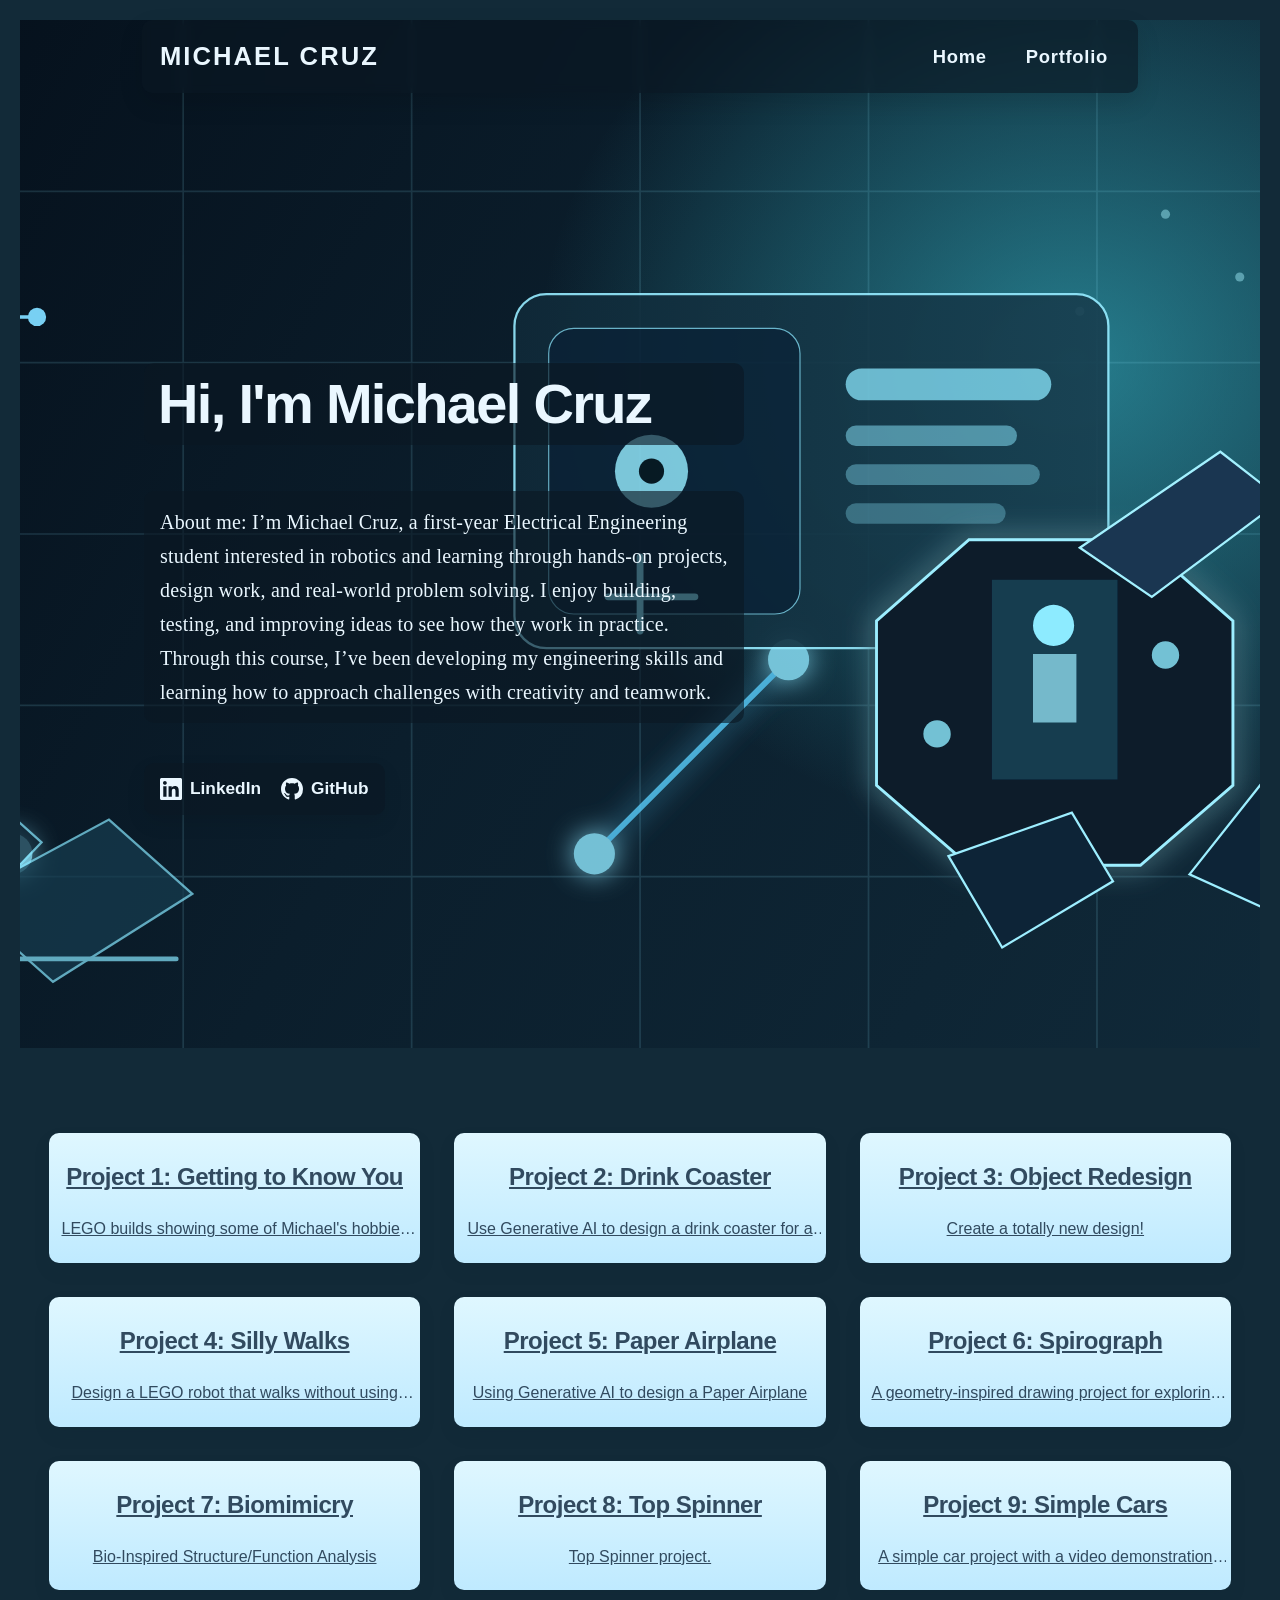
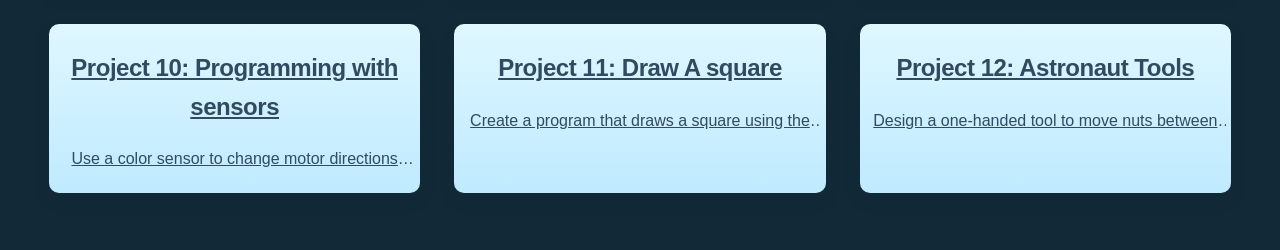
<file: index.html>
<!DOCTYPE html>
<html lang="en">
<head>
    <title>Michael Cruz - Portfolio</title>

    <!-- Recommended meta tags -->
    <meta charset="UTF-8">
    <meta name="viewport" content="width=device-width,initial-scale=1.0">
    <meta name="description" content="Michael Cruz's engineering portfolio: activities and projects from an intro-to-engineering course.">

    <!-- Stylesheet (CSS) -->
    <link rel="stylesheet" href="./index.css">
</head>
<body>

    <!-- Header and Navigation Section -->
    <header class="header">
        <a class="name">Michael Cruz</a>
        <nav class="navbar">
            <a href="#">Home</a>
            <a href="#portfolio">Portfolio</a>
        </nav>
    </header>

    <!-- Introduction Section -->
    <section class="home" style="background:url(./images/header-robotics.svg) no-repeat; background-size: cover; background-position: center;">
        <div class="home-content">
            <h1>Hi, I'm Michael Cruz</h1>
            <p>About me: I’m Michael Cruz, a first-year Electrical Engineering student interested in robotics and learning through hands-on projects, design work, and real-world problem solving. I enjoy building, testing, and improving ideas to see how they work in practice. Through this course, I’ve been developing my engineering skills and learning how to approach challenges with creativity and teamwork.</p>

            <!-- Replace these hrefs with your own LinkedIn/GitHub URLs -->
            <div class="socials">
                <a href="https://www.linkedin.com/in/michael-cruz-031839408/" target="_blank" rel="noopener" class="social-link">
                    <svg viewBox="0 0 24 24" aria-hidden="true"><path d="M20.447 20.452h-3.554v-5.569c0-1.328-.027-3.037-1.852-3.037-1.853 0-2.136 1.446-2.136 2.939v5.667H9.351V9h3.414v1.561h.046c.477-.9 1.637-1.85 3.37-1.85 3.601 0 4.267 2.37 4.267 5.455v6.286zM5.337 7.433c-1.144 0-2.063-.926-2.063-2.065 0-1.138.92-2.063 2.063-2.063 1.14 0 2.064.925 2.064 2.063 0 1.139-.925 2.065-2.064 2.065zm1.782 13.019H3.555V9h3.564v11.452zM22.225 0H1.771C.792 0 0 .774 0 1.729v20.542C0 23.227.792 24 1.771 24h20.451C23.2 24 24 23.227 24 22.271V1.729C24 .774 23.2 0 22.222 0h.003z"/></svg>
                    <span>LinkedIn</span>
                </a>
                <a href="https://github.com/mscl741" target="_blank" rel="noopener" class="social-link">
                    <svg viewBox="0 0 24 24" aria-hidden="true"><path d="M12 0C5.37 0 0 5.37 0 12c0 5.31 3.435 9.795 8.205 11.385.6.105.825-.255.825-.57 0-.285-.015-1.23-.015-2.235-3.015.555-3.795-.735-4.035-1.41-.135-.345-.72-1.41-1.23-1.695-.42-.225-1.02-.78-.015-.795.945-.015 1.62.87 1.845 1.23 1.08 1.815 2.805 1.305 3.495.99.105-.78.42-1.305.765-1.605-2.67-.3-5.46-1.335-5.46-5.925 0-1.305.465-2.385 1.23-3.225-.12-.3-.54-1.53.12-3.18 0 0 1.005-.315 3.3 1.23.96-.27 1.98-.405 3-.405s2.04.135 3 .405c2.295-1.56 3.3-1.23 3.3-1.23.66 1.65.24 2.88.12 3.18.765.84 1.23 1.905 1.23 3.225 0 4.605-2.805 5.625-5.475 5.925.435.375.81 1.095.81 2.22 0 1.605-.015 2.895-.015 3.3 0 .315.225.69.825.57A12.02 12.02 0 0024 12c0-6.63-5.37-12-12-12z"/></svg>
                    <span>GitHub</span>
                </a>
            </div>
        </div>
    </section>

    <!-- Portfolio Section -->
    <a name="portfolio"></a>
    <section class="portfolio">

        <!-- PROJECT -->
        <article class="project-card">
            <a href="./project01.html" class="project-link">
                <h2 class="project-title">Project 1: Getting to Know You</h2>
                <p class="project-desc">LEGO builds showing some of Michael's hobbies and interests.</p>
            </a>
        </article>

        <!-- PROJECT -->
        <article class="project-card">
            <a href="./activity01.html" class="project-link">
                <h2 class="project-title">Project 2: Drink Coaster</h2>
                <p class="project-desc">Use Generative AI to design a drink coaster for a client.</p>
            </a>
        </article>

        <!-- PROJECT -->
        <article class="project-card">
            <a href="./activity02.html" class="project-link">
                <h2 class="project-title">Project 3: Object Redesign</h2>
                <p class="project-desc">Create a totally new design!</p>
            </a>
        </article>

        <!-- PROJECT -->
        <article class="project-card">
            <a href="./project02.html" class="project-link">
                <h2 class="project-title">Project 4: Silly Walks</h2>
                <p class="project-desc">Design a LEGO robot that walks without using wheels.</p>
            </a>
        </article>

        <!-- PROJECT -->
        <article class="project-card">
            <a href="./activity03.html" class="project-link">
                <h2 class="project-title">Project 5: Paper Airplane</h2>
                <p class="project-desc">Using Generative AI to design a Paper Airplane</p>
            </a>
        </article>

        <!-- PROJECT -->
        <article class="project-card">
            <a href="./project05.html" class="project-link">
                <h2 class="project-title">Project 6: Spirograph</h2>
                <p class="project-desc">A geometry-inspired drawing project for exploring motion and patterns.</p>
            </a>
        </article>

        <!-- PROJECT -->
        <article class="project-card">
            <a href="./project03.html" class="project-link">
                <h2 class="project-title">Project 7: Biomimicry</h2>
                <p class="project-desc">Bio-Inspired Structure/Function Analysis</p>
            </a>
        </article>

        <!-- PROJECT -->
        <article class="project-card">
            <a href="./project04.html" class="project-link">
                <h2 class="project-title">Project 8: Top Spinner</h2>
                <p class="project-desc">Top Spinner project.</p>
            </a>
        </article>

        <!-- PROJECT -->
        <article class="project-card">
            <a href="./project07.html" class="project-link">
                <h2 class="project-title">Project 9: Simple Cars</h2>
                <p class="project-desc">A simple car project with a video demonstration and project instructions.</p>
            </a>
        </article>

        <!-- PROJECT -->
        <article class="project-card">
            <a href="./project06.html" class="project-link">
                <h2 class="project-title">Project 10: Programming with sensors</h2>
                <p class="project-desc">Use a color sensor to change motor directions based on detected colors.</p>
            </a>
        </article>

        <!-- PROJECT -->
        <article class="project-card">
            <a href="./project08.html" class="project-link">
                <h2 class="project-title">Project 11: Draw A square</h2>
                <p class="project-desc">Create a program that draws a square using the LEGO SPIKE Prime kit.</p>
            </a>
        </article>

        <!-- PROJECT -->
        <article class="project-card">
            <a href="./project09.html" class="project-link">
                <h2 class="project-title">Project 12: Astronaut Tools</h2>
                <p class="project-desc">Design a one-handed tool to move nuts between bolts during an EVA.</p>
            </a>
        </article>

    </section>
    
</body>
</html>
</file>
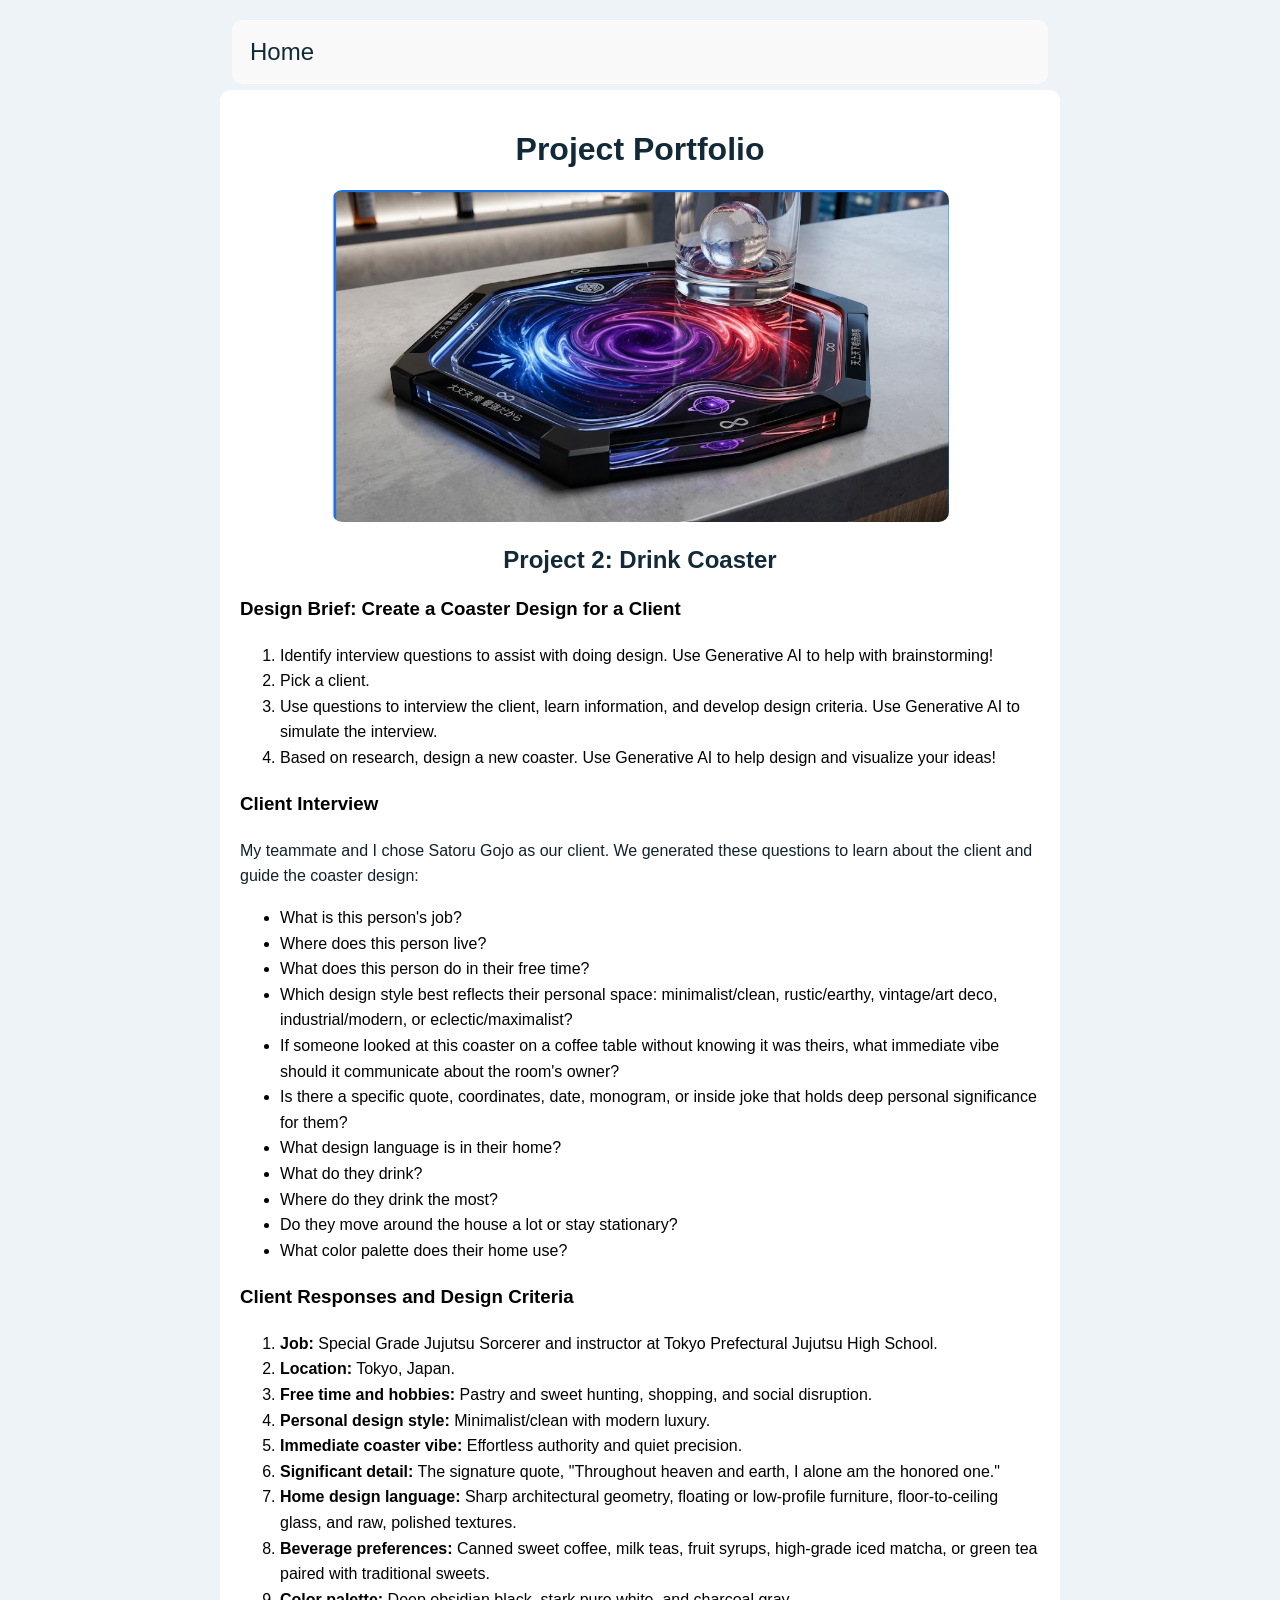
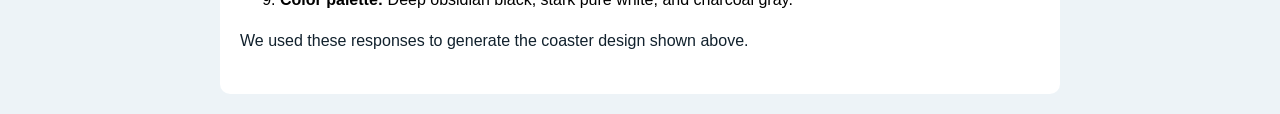
<file: activity01.html>
<!DOCTYPE html>
<html lang="en">
<head>
    <title>Project 2: Drink Coaster</title>
    <link rel="stylesheet" href="./project.css">
</head>
<body>

    <!-- Header and Navigation Section -->
    <header class="header">
        <nav class="navbar">
            <a href="./index.html" class="active">Home</a>
        </nav>
    </header>

    <!-- Project Information -->
    <div class="proj-container">

        <h1 class='proj-header'>Project Portfolio</h1>

        <div class="proj-img-container">
            <img src="./images/Coaster_Design.png" alt="Coaster design created for a client">
        </div>

        <h2 class='proj-header'>Project 2: Drink Coaster</h2>

        <div class="proj-desc">
            <h3>Design Brief: Create a Coaster Design for a Client</h3>

            <ol>
                <li>Identify interview questions to assist with doing design. Use Generative AI to help with brainstorming!</li>
                <li>Pick a client.</li>
                <li>Use questions to interview the client, learn information, and develop design criteria. Use Generative AI to simulate the interview.</li>
                <li>Based on research, design a new coaster. Use Generative AI to help design and visualize your ideas!</li>
            </ol>

            <h3>Client Interview</h3>
            <p>My teammate and I chose Satoru Gojo as our client. We generated these questions to learn about the client and guide the coaster design:</p>
            <ul>
                <li>What is this person's job?</li>
                <li>Where does this person live?</li>
                <li>What does this person do in their free time?</li>
                <li>Which design style best reflects their personal space: minimalist/clean, rustic/earthy, vintage/art deco, industrial/modern, or eclectic/maximalist?</li>
                <li>If someone looked at this coaster on a coffee table without knowing it was theirs, what immediate vibe should it communicate about the room's owner?</li>
                <li>Is there a specific quote, coordinates, date, monogram, or inside joke that holds deep personal significance for them?</li>
                <li>What design language is in their home?</li>
                <li>What do they drink?</li>
                <li>Where do they drink the most?</li>
                <li>Do they move around the house a lot or stay stationary?</li>
                <li>What color palette does their home use?</li>
            </ul>

            <h3>Client Responses and Design Criteria</h3>
            <ol>
                <li><strong>Job:</strong> Special Grade Jujutsu Sorcerer and instructor at Tokyo Prefectural Jujutsu High School.</li>
                <li><strong>Location:</strong> Tokyo, Japan.</li>
                <li><strong>Free time and hobbies:</strong> Pastry and sweet hunting, shopping, and social disruption.</li>
                <li><strong>Personal design style:</strong> Minimalist/clean with modern luxury.</li>
                <li><strong>Immediate coaster vibe:</strong> Effortless authority and quiet precision.</li>
                <li><strong>Significant detail:</strong> The signature quote, &quot;Throughout heaven and earth, I alone am the honored one.&quot;</li>
                <li><strong>Home design language:</strong> Sharp architectural geometry, floating or low-profile furniture, floor-to-ceiling glass, and raw, polished textures.</li>
                <li><strong>Beverage preferences:</strong> Canned sweet coffee, milk teas, fruit syrups, high-grade iced matcha, or green tea paired with traditional sweets.</li>
                <li><strong>Color palette:</strong> Deep obsidian black, stark pure white, and charcoal gray.</li>
            </ol>

            <p>We used these responses to generate the coaster design shown above.</p>
        </div>

    </div>
    <!-- End Project Information -->

</body>
</html>
</file>
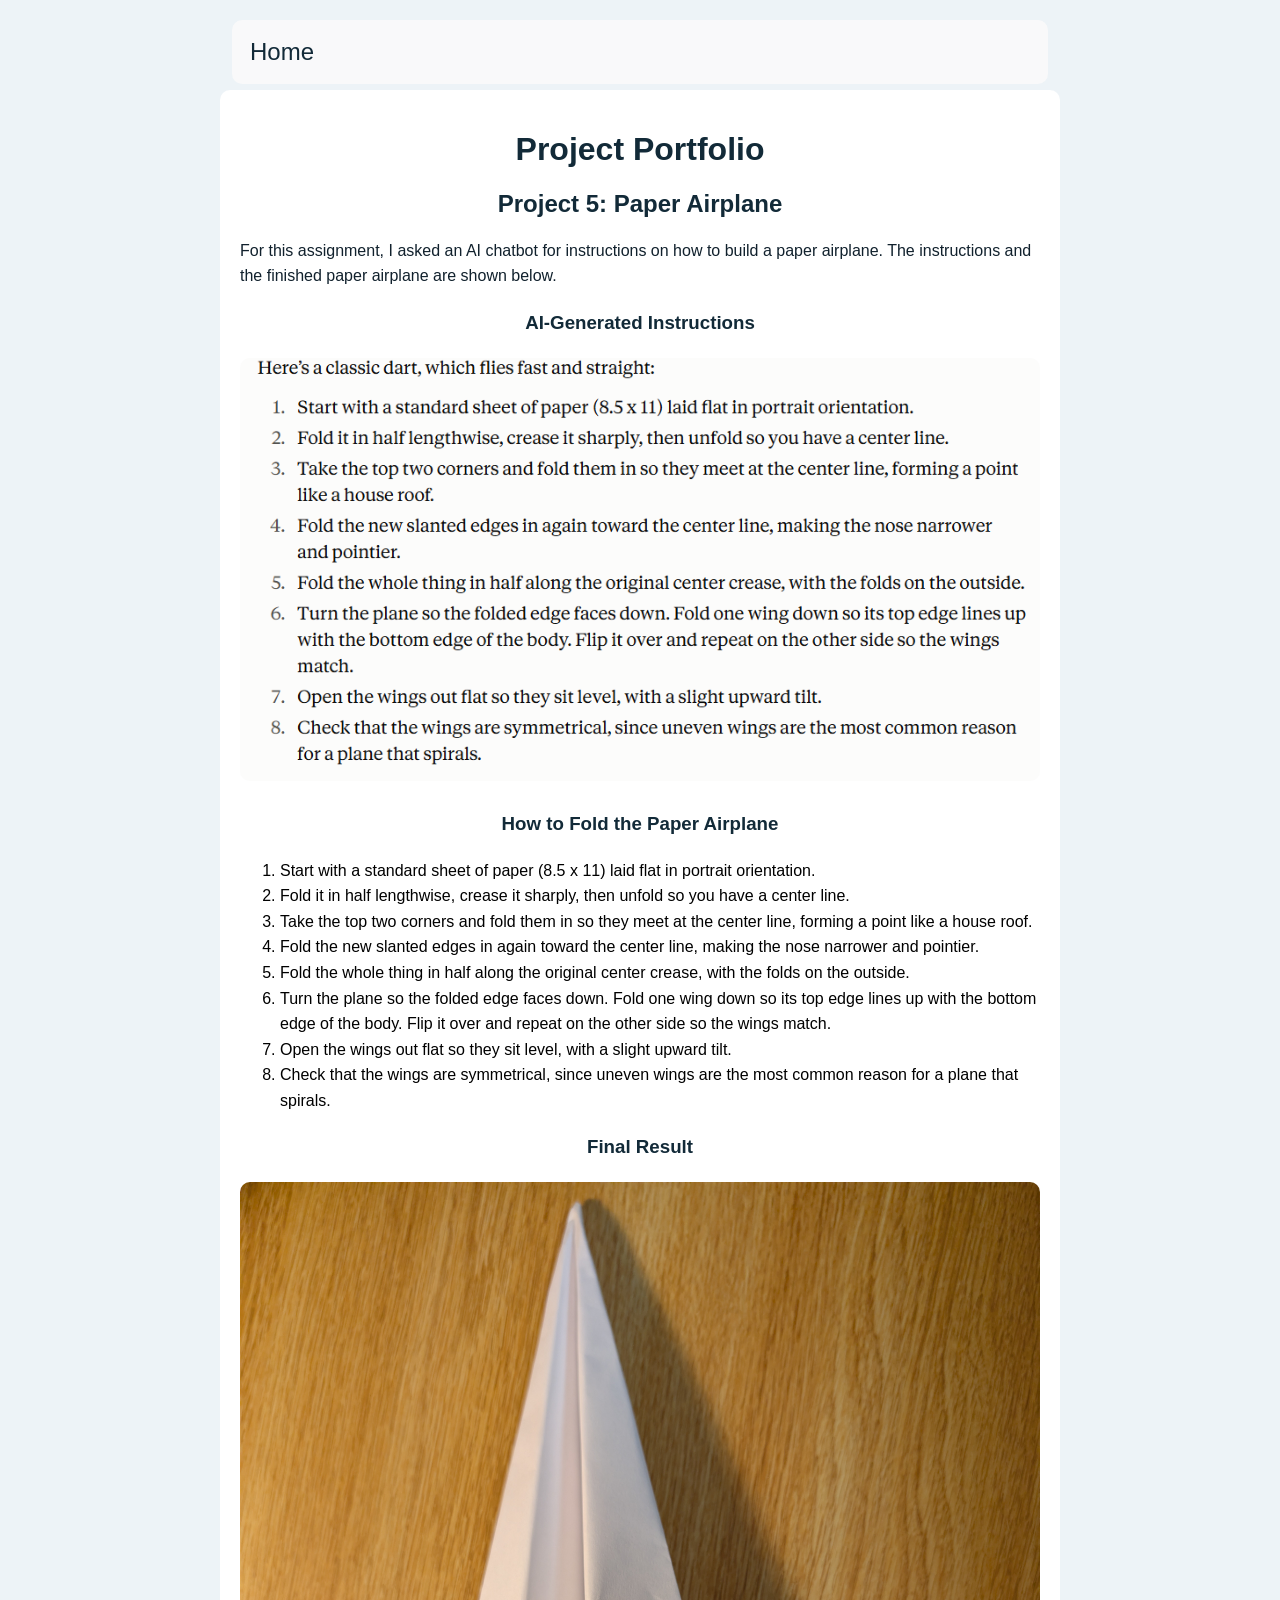
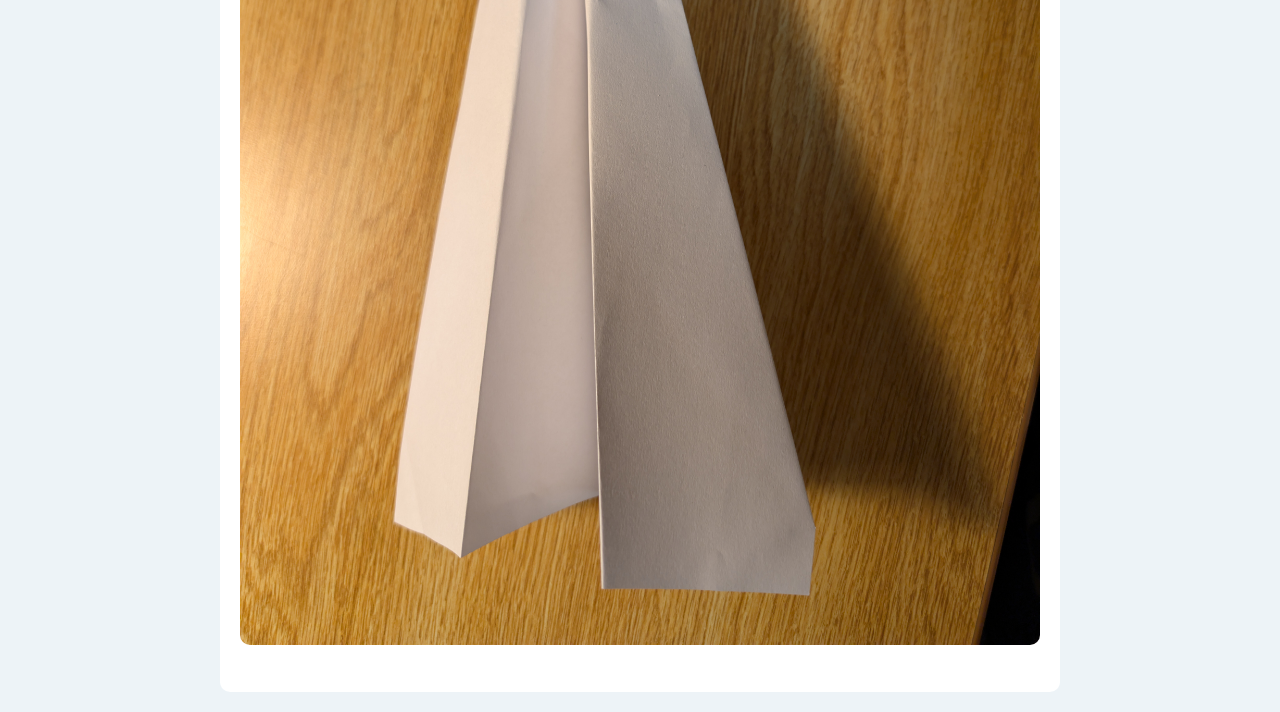
<file: activity03.html>
<!DOCTYPE html>
<html lang="en">
<head>
    <title>Project 5: Paper Airplane</title>
    <link rel="stylesheet" href="./project.css">
</head>
<body>

    <!-- Header and Navigation Section -->
    <header class="header">
        <nav class="navbar">
            <a href="./index.html" class="active">Home</a>
        </nav>
    </header>

    <!-- Project Information -->
    <div class="proj-container">

        <h1 class='proj-header'>Project Portfolio</h1>

        <h2 class='proj-header'>Project 5: Paper Airplane</h2>

        <div class="proj-desc">
            <p>For this assignment, I asked an AI chatbot for instructions on how to build a paper airplane. The instructions and the finished paper airplane are shown below.</p>

            <h3 class='proj-header'>AI-Generated Instructions</h3>
            <div class="proj-img-container">
                <img src="./images/Screenshot 2026-10-08 220203.png" alt="Screenshot of AI-generated paper airplane folding instructions">
            </div>

            <h3 class='proj-header'>How to Fold the Paper Airplane</h3>
            <ol>
                <li>Start with a standard sheet of paper (8.5 x 11) laid flat in portrait orientation.</li>
                <li>Fold it in half lengthwise, crease it sharply, then unfold so you have a center line.</li>
                <li>Take the top two corners and fold them in so they meet at the center line, forming a point like a house roof.</li>
                <li>Fold the new slanted edges in again toward the center line, making the nose narrower and pointier.</li>
                <li>Fold the whole thing in half along the original center crease, with the folds on the outside.</li>
                <li>Turn the plane so the folded edge faces down. Fold one wing down so its top edge lines up with the bottom edge of the body. Flip it over and repeat on the other side so the wings match.</li>
                <li>Open the wings out flat so they sit level, with a slight upward tilt.</li>
                <li>Check that the wings are symmetrical, since uneven wings are the most common reason for a plane that spirals.</li>
            </ol>

            <h3 class='proj-header'>Final Result</h3>
            <div class="proj-img-container">
                <img src="./images/paper_airplane.jpg" alt="Finished paper airplane folded from a sheet of paper">
            </div>
        </div>

    </div>
    <!-- End Project Information -->

</body>
</html>
</file>
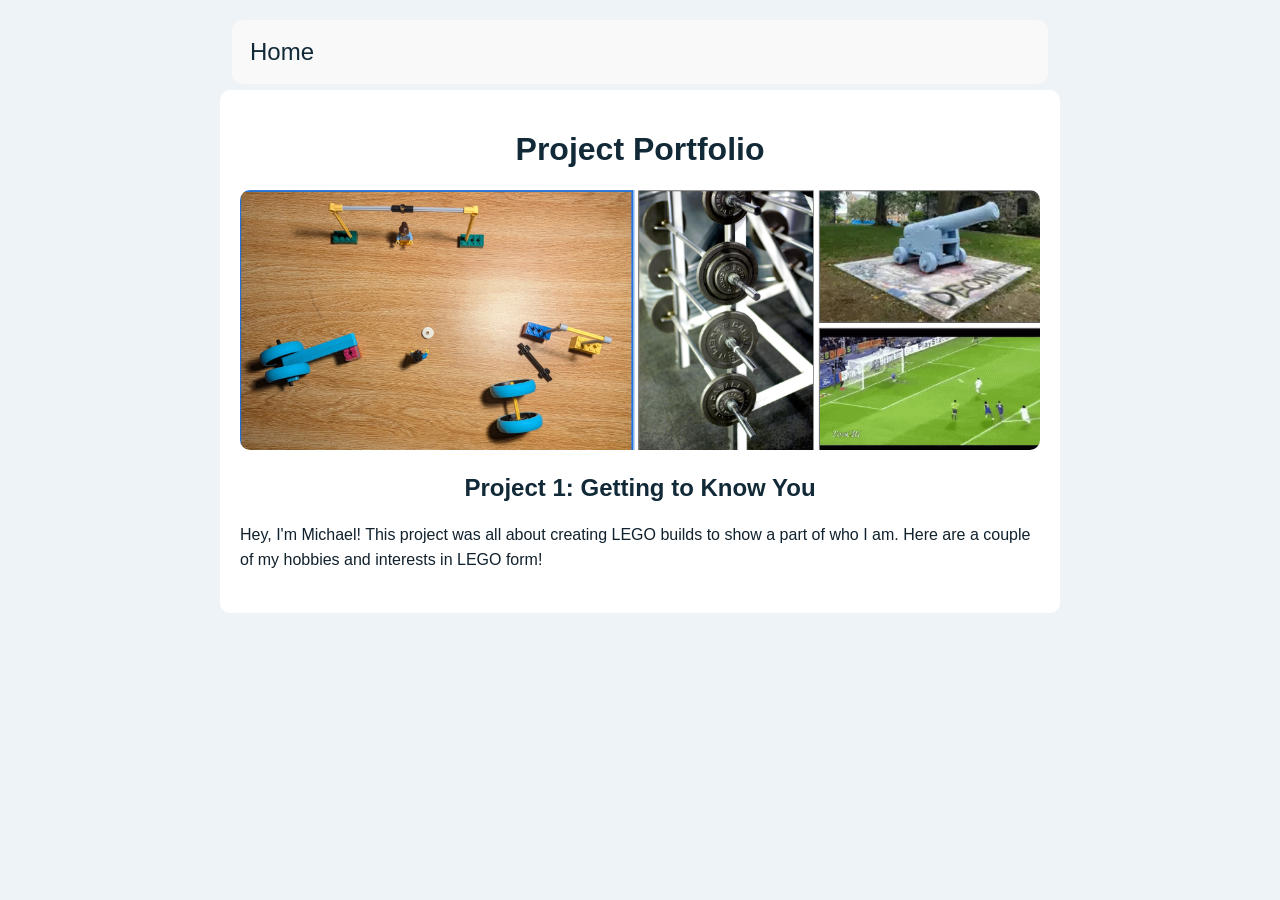
<file: project01.html>
<!DOCTYPE html>
<html lang="en">
<head>
    <title>Project 1: Getting to Know You</title>
    <link rel="stylesheet" href="./project.css">
</head>
<body>

    <!-- Header and Navigation Section -->
    <header class="header">
        <nav class="navbar">
            <a href="./index.html" class="active">Home</a>
        </nav>
    </header>

    <!-- Project Information -->
    <div class="proj-container">

        <h1 class='proj-header'>Project Portfolio</h1>

        <div class="proj-img-container">
            <img src="./images/gettingToKnowYOU.png" alt="LEGO builds showing Michael's hobbies and interests">
        </div>

        <h2 class='proj-header'>Project 1: Getting to Know You</h2>

        <div class="proj-desc">
            <p>Hey, I'm Michael! This project was all about creating LEGO builds to show a part of who I am. Here are a couple of my hobbies and interests in LEGO form!</p>
        </div>

    </div>
    <!-- End Project Information -->

</body>
</html>
</file>
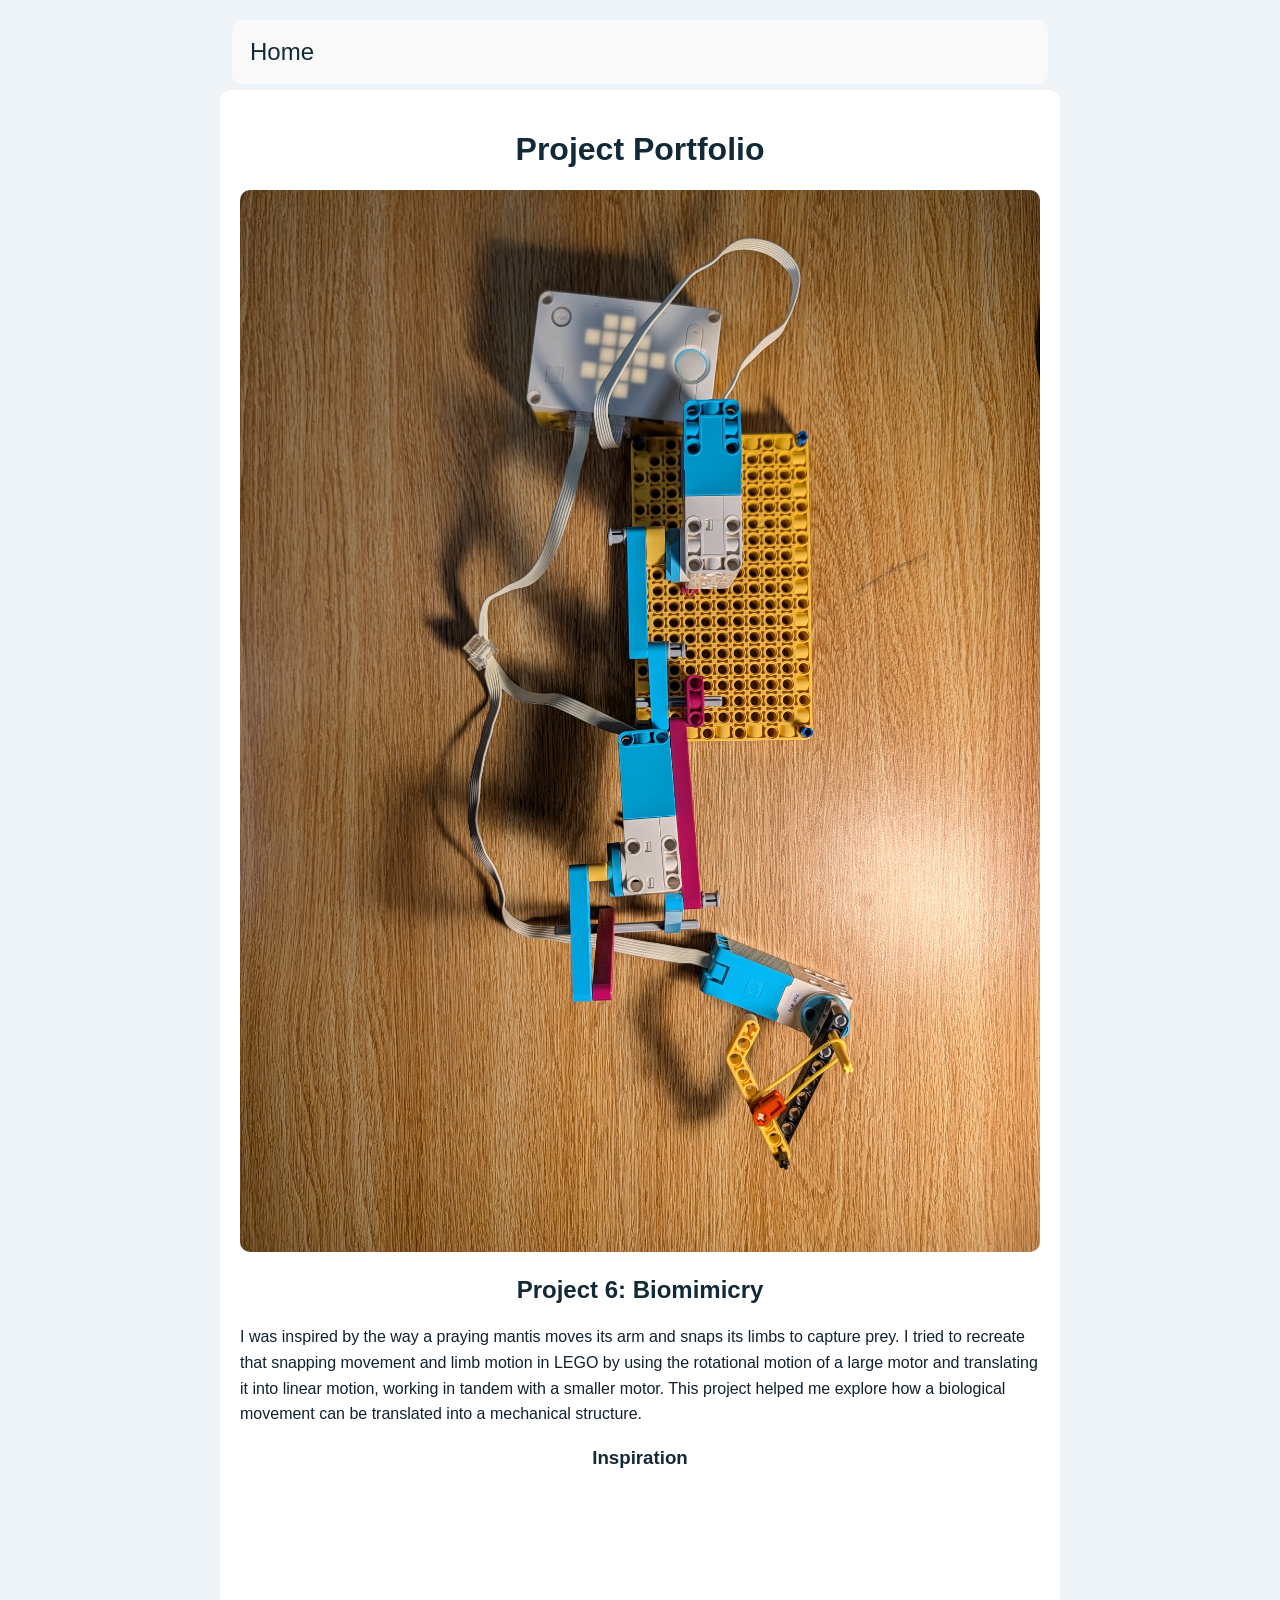
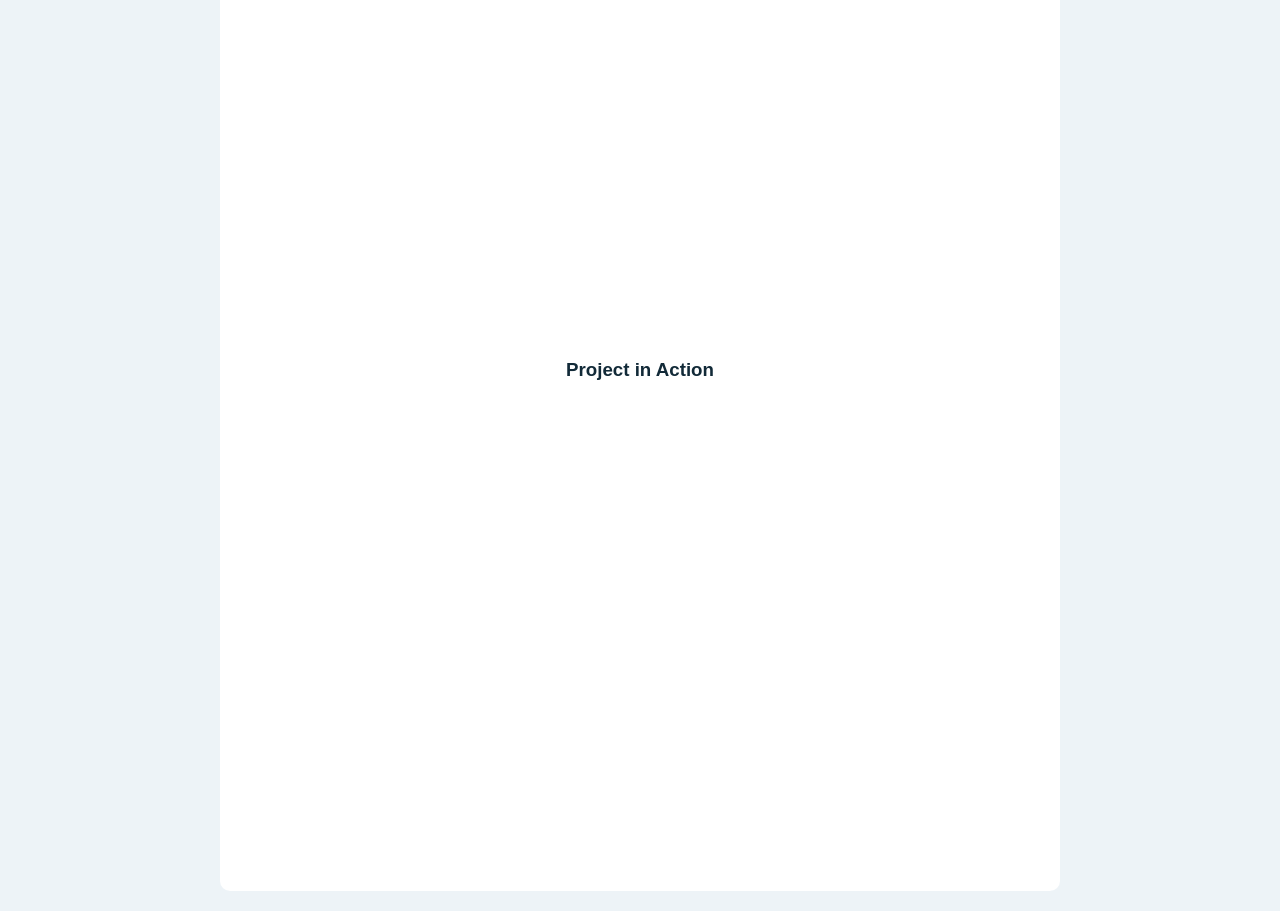
<file: project03.html>
<!DOCTYPE html>
<html lang="en">
<head>
    <title>Project 6: Biomimicry</title>
    <link rel="stylesheet" href="./project.css">
</head>
<body>

    <!-- Header and Navigation Section -->
    <header class="header">
        <nav class="navbar">
            <a href="./index.html" class="active">Home</a>
        </nav>
    </header>

    <!-- Project Information -->
    <div class="proj-container">

        <h1 class='proj-header'>Project Portfolio</h1>

        <div class="proj-img-container">
            <img src="./images/biomimic.jpg" alt="LEGO biomimicry robot inspired by a praying mantis">
        </div>

        <h2 class='proj-header'>Project 6: Biomimicry</h2>

        <div class="proj-desc">
            <p>I was inspired by the way a praying mantis moves its arm and snaps its limbs to capture prey. I tried to recreate that snapping movement and limb motion in LEGO by using the rotational motion of a large motor and translating it into linear motion, working in tandem with a smaller motor. This project helped me explore how a biological movement can be translated into a mechanical structure.</p>
        </div>

        <h3 class="proj-header">Inspiration</h3>

        <div class="proj-video-container">
            <iframe width="560" height="315" src="https://www.youtube.com/embed/NXN_3fgYcjM" title="Praying mantis movement inspiration video" frameborder="0" allow="accelerometer; autoplay; clipboard-write; encrypted-media; gyroscope; picture-in-picture; web-share" referrerpolicy="strict-origin-when-cross-origin" allowfullscreen></iframe>
        </div>

        <h3 class="proj-header">Project in Action</h3>

        <div class="proj-video-container">
            <iframe width="560" height="315" src="https://www.youtube.com/embed/0O4ChT143PA" title="Biomimicry LEGO robot in action" frameborder="0" allow="accelerometer; autoplay; clipboard-write; encrypted-media; gyroscope; picture-in-picture; web-share" referrerpolicy="strict-origin-when-cross-origin" allowfullscreen></iframe>
        </div>

    </div>
    <!-- End Project Information -->

</body>
</html>
</file>
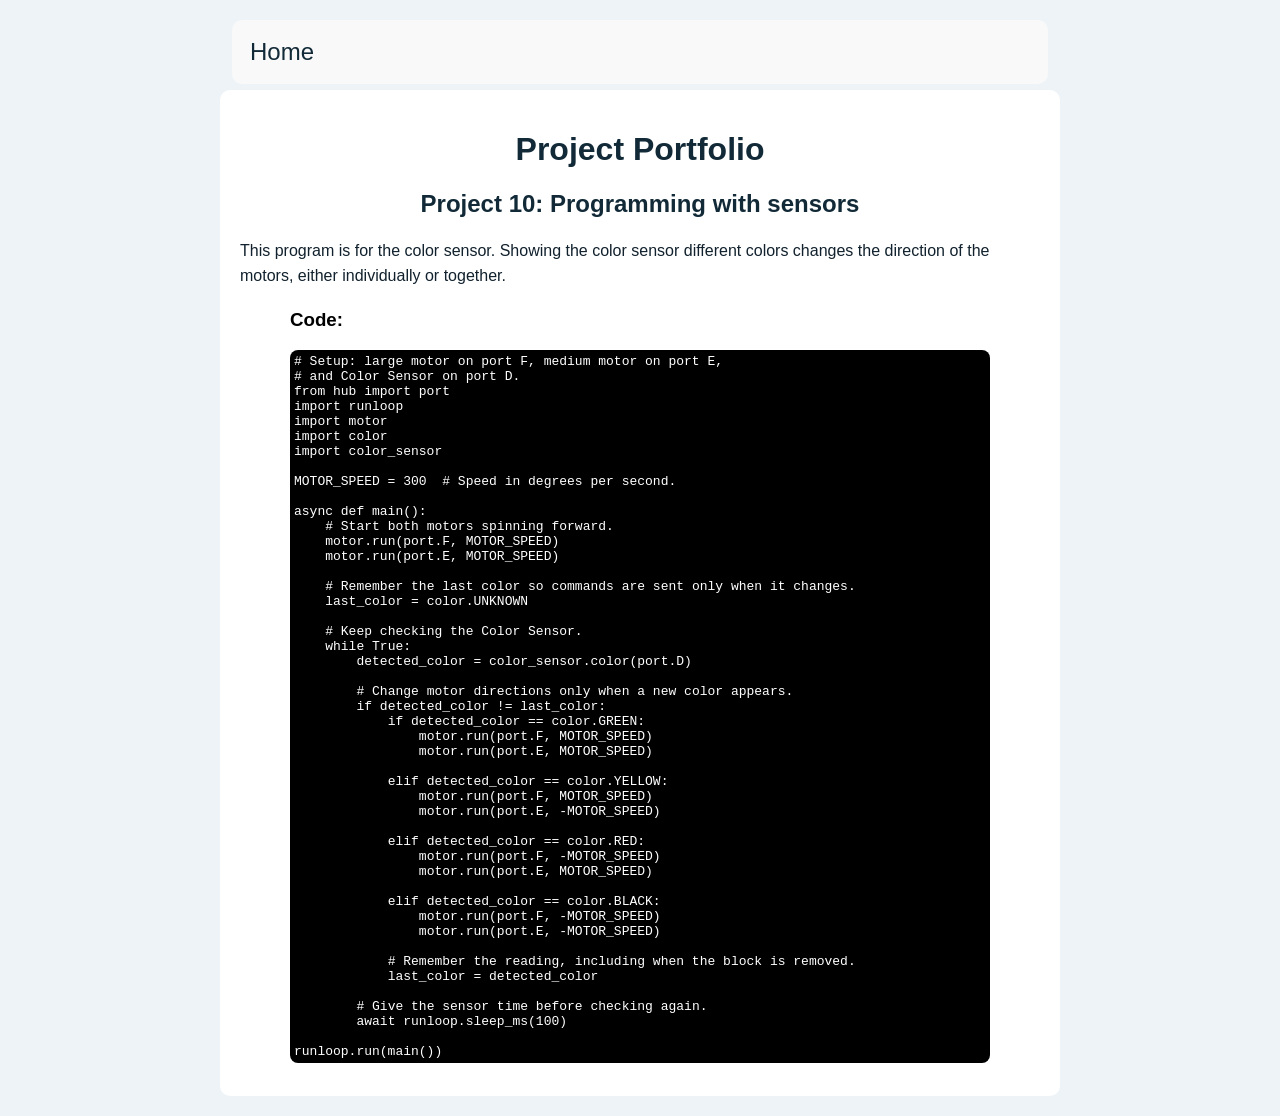
<file: project06.html>
<!DOCTYPE html>
<html lang="en">
<head>
    <title>Project 10: Programming with sensors</title>
    <link rel="stylesheet" href="./project.css">
</head>
<body>

    <!-- Header and Navigation Section -->
    <header class="header">
        <nav class="navbar">
            <a href="./index.html" class="active">Home</a>
        </nav>
    </header>

    <!-- Project Information -->
    <div class="proj-container">

        <h1 class='proj-header'>Project Portfolio</h1>

        <h2 class='proj-header'>Project 10: Programming with sensors</h2>

        <div class="proj-desc">
            <p>This program is for the color sensor. Showing the color sensor different colors changes the direction of the motors, either individually or together.</p>
        </div>

        <div class="proj-code">
            <h3>Code:</h3>
            <pre><code># Setup: large motor on port F, medium motor on port E,
# and Color Sensor on port D.
from hub import port
import runloop
import motor
import color
import color_sensor

MOTOR_SPEED = 300  # Speed in degrees per second.

async def main():
    # Start both motors spinning forward.
    motor.run(port.F, MOTOR_SPEED)
    motor.run(port.E, MOTOR_SPEED)

    # Remember the last color so commands are sent only when it changes.
    last_color = color.UNKNOWN

    # Keep checking the Color Sensor.
    while True:
        detected_color = color_sensor.color(port.D)

        # Change motor directions only when a new color appears.
        if detected_color != last_color:
            if detected_color == color.GREEN:
                motor.run(port.F, MOTOR_SPEED)
                motor.run(port.E, MOTOR_SPEED)

            elif detected_color == color.YELLOW:
                motor.run(port.F, MOTOR_SPEED)
                motor.run(port.E, -MOTOR_SPEED)

            elif detected_color == color.RED:
                motor.run(port.F, -MOTOR_SPEED)
                motor.run(port.E, MOTOR_SPEED)

            elif detected_color == color.BLACK:
                motor.run(port.F, -MOTOR_SPEED)
                motor.run(port.E, -MOTOR_SPEED)

            # Remember the reading, including when the block is removed.
            last_color = detected_color

        # Give the sensor time before checking again.
        await runloop.sleep_ms(100)

runloop.run(main())</code></pre>
        </div>

    </div>
    <!-- End Project Information -->

</body>
</html>
</file>
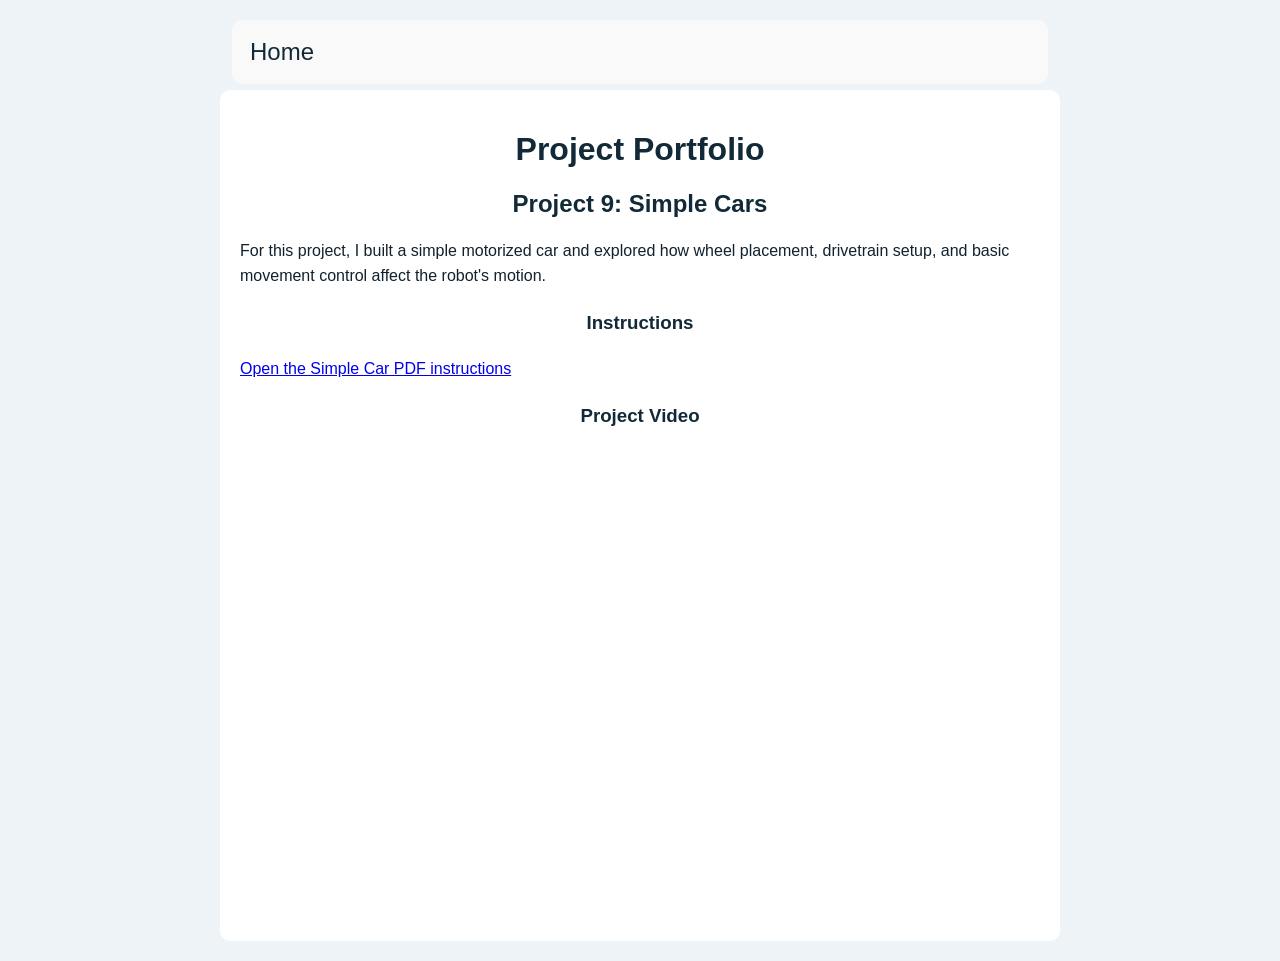
<file: project07.html>
<!DOCTYPE html>
<html lang="en">
<head>
    <title>Project 9: Simple Cars</title>
    <link rel="stylesheet" href="./project.css">
</head>
<body>

    <!-- Header and Navigation Section -->
    <header class="header">
        <nav class="navbar">
            <a href="./index.html" class="active">Home</a>
        </nav>
    </header>

    <!-- Project Information -->
    <div class="proj-container">

        <h1 class='proj-header'>Project Portfolio</h1>

        <h2 class='proj-header'>Project 9: Simple Cars</h2>

        <div class="proj-desc">
            <p>For this project, I built a simple motorized car and explored how wheel placement, drivetrain setup, and basic movement control affect the robot's motion.</p>

            <h3 class="proj-header">Instructions</h3>
            <p><a href="./EN1%20Simple%20Robotics%20Fall%202026%20Project%2006%20-%20Simple%20Car.pdf" target="_blank" rel="noopener">Open the Simple Car PDF instructions</a></p>

            <h3 class='proj-header'>Project Video</h3>
            <div class="proj-video-container">
                <iframe src="https://www.youtube.com/embed/dSIm8LB-npk" title="Project 9: Simple Cars video" allowfullscreen></iframe>
            </div>
        </div>

    </div>
    <!-- End Project Information -->

</body>
</html>
</file>
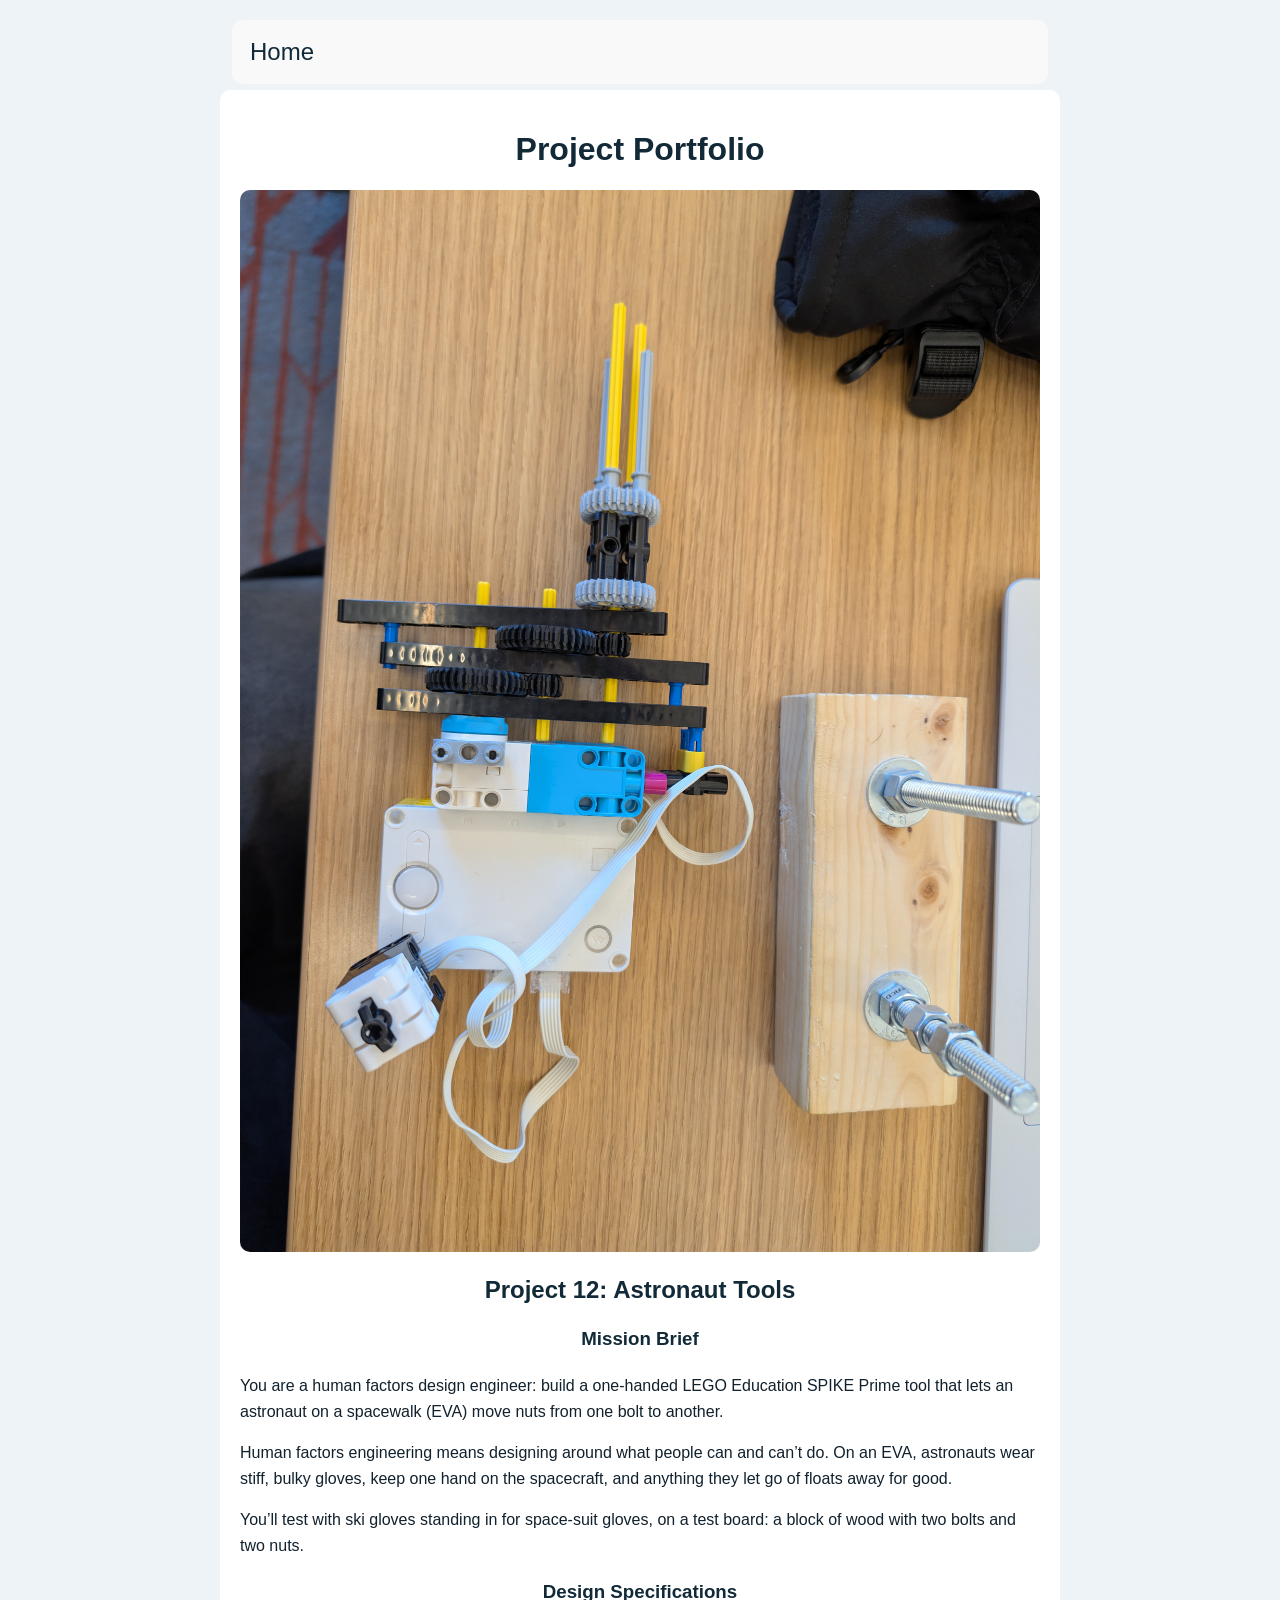
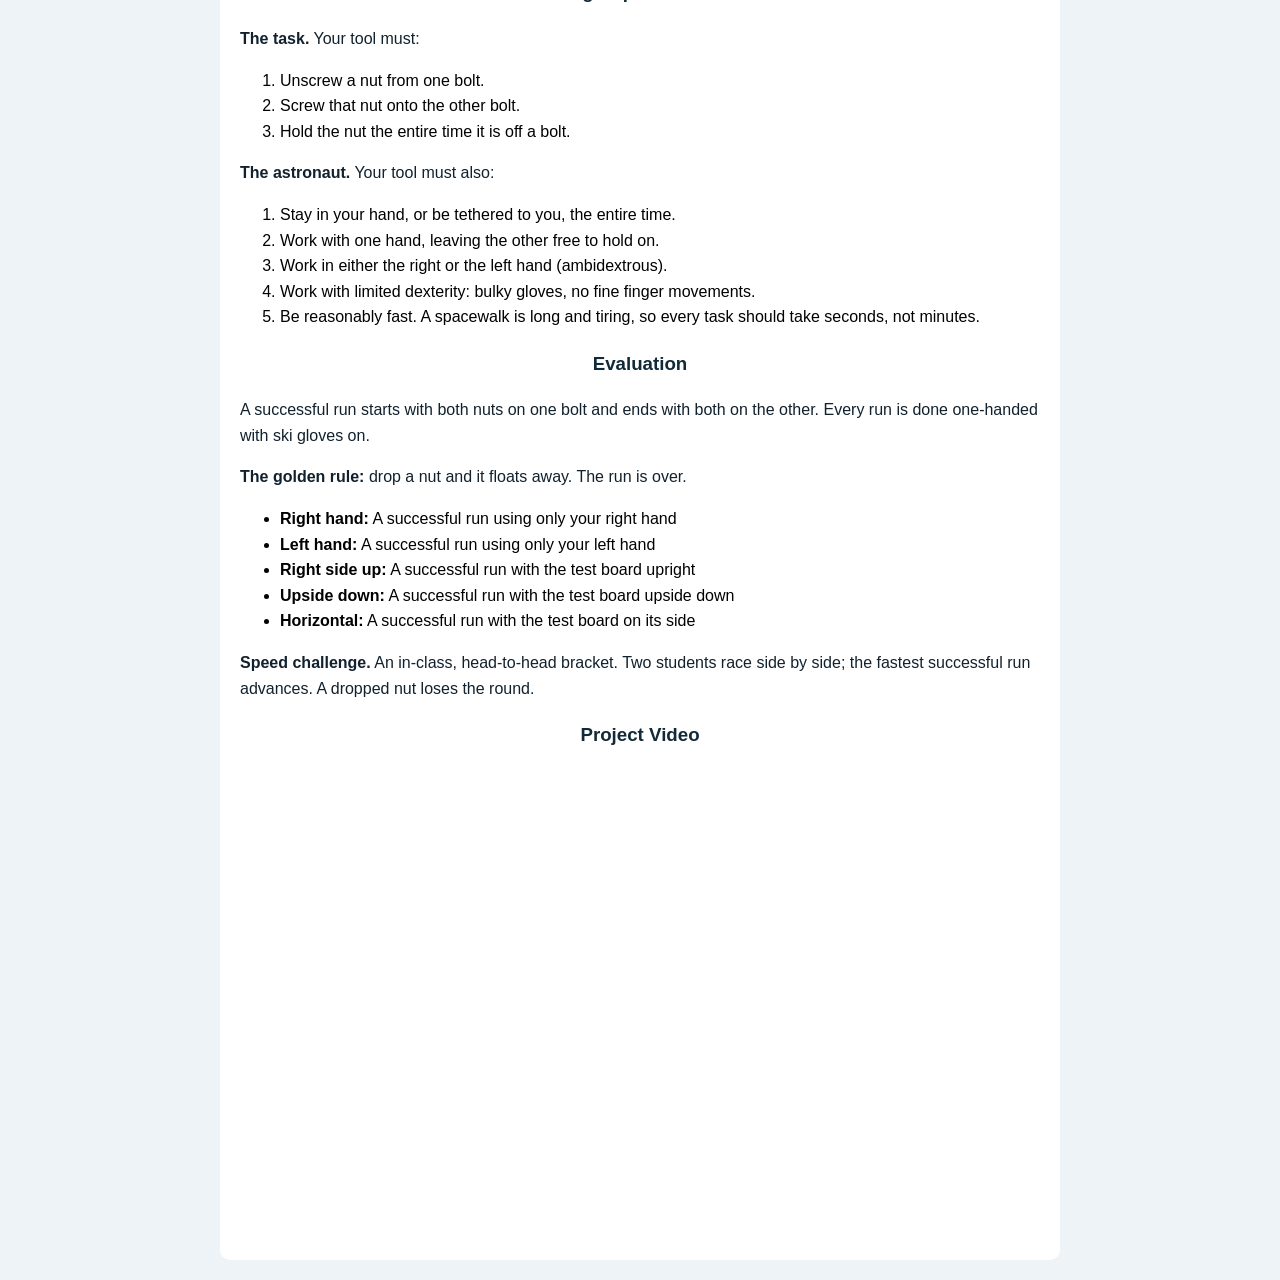
<file: project09.html>
<!DOCTYPE html>
<html lang="en">
<head>
    <title>Project 12: Astronaut Tools</title>
    <link rel="stylesheet" href="./project.css">
</head>
<body>

    <!-- Header and Navigation Section -->
    <header class="header">
        <nav class="navbar">
            <a href="./index.html" class="active">Home</a>
        </nav>
    </header>

    <!-- Project Information -->
    <div class="proj-container">

        <h1 class="proj-header">Project Portfolio</h1>

        <div class="proj-img-container">
            <img src="./images/Astronaut_Tool.jpg" alt="Astronaut Tool">
        </div>

        <h2 class="proj-header">Project 12: Astronaut Tools</h2>

        <div class="proj-desc">
            <h3 class="proj-header">Mission Brief</h3>
            <p>You are a human factors design engineer: build a one-handed LEGO Education SPIKE Prime tool that lets an astronaut on a spacewalk (EVA) move nuts from one bolt to another.</p>
            <p>Human factors engineering means designing around what people can and can’t do. On an EVA, astronauts wear stiff, bulky gloves, keep one hand on the spacecraft, and anything they let go of floats away for good.</p>
            <p>You’ll test with ski gloves standing in for space-suit gloves, on a test board: a block of wood with two bolts and two nuts.</p>

            <h3 class="proj-header">Design Specifications</h3>
            <p><strong>The task.</strong> Your tool must:</p>
            <ol>
                <li>Unscrew a nut from one bolt.</li>
                <li>Screw that nut onto the other bolt.</li>
                <li>Hold the nut the entire time it is off a bolt.</li>
            </ol>
            <p><strong>The astronaut.</strong> Your tool must also:</p>
            <ol>
                <li>Stay in your hand, or be tethered to you, the entire time.</li>
                <li>Work with one hand, leaving the other free to hold on.</li>
                <li>Work in either the right or the left hand (ambidextrous).</li>
                <li>Work with limited dexterity: bulky gloves, no fine finger movements.</li>
                <li>Be reasonably fast. A spacewalk is long and tiring, so every task should take seconds, not minutes.</li>
            </ol>

            <h3 class="proj-header">Evaluation</h3>
            <p>A successful run starts with both nuts on one bolt and ends with both on the other. Every run is done one-handed with ski gloves on.</p>
            <p><strong>The golden rule:</strong> drop a nut and it floats away. The run is over.</p>
            <ul>
                <li><strong>Right hand:</strong> A successful run using only your right hand</li>
                <li><strong>Left hand:</strong> A successful run using only your left hand</li>
                <li><strong>Right side up:</strong> A successful run with the test board upright</li>
                <li><strong>Upside down:</strong> A successful run with the test board upside down</li>
                <li><strong>Horizontal:</strong> A successful run with the test board on its side</li>
            </ul>
            <p><strong>Speed challenge.</strong> An in-class, head-to-head bracket. Two students race side by side; the fastest successful run advances. A dropped nut loses the round.</p>

            <h3 class="proj-header">Project Video</h3>
            <div class="proj-video-container">
                <iframe src="https://www.youtube.com/embed/6LBu_CD7tY4?feature=oembed" title="Astronaut Tool project video" frameborder="0" allow="accelerometer; autoplay; clipboard-write; encrypted-media; gyroscope; picture-in-picture; web-share" referrerpolicy="strict-origin-when-cross-origin" allowfullscreen></iframe>
            </div>
        </div>

    </div>
    <!-- End Project Information -->

</body>
</html>
</file>
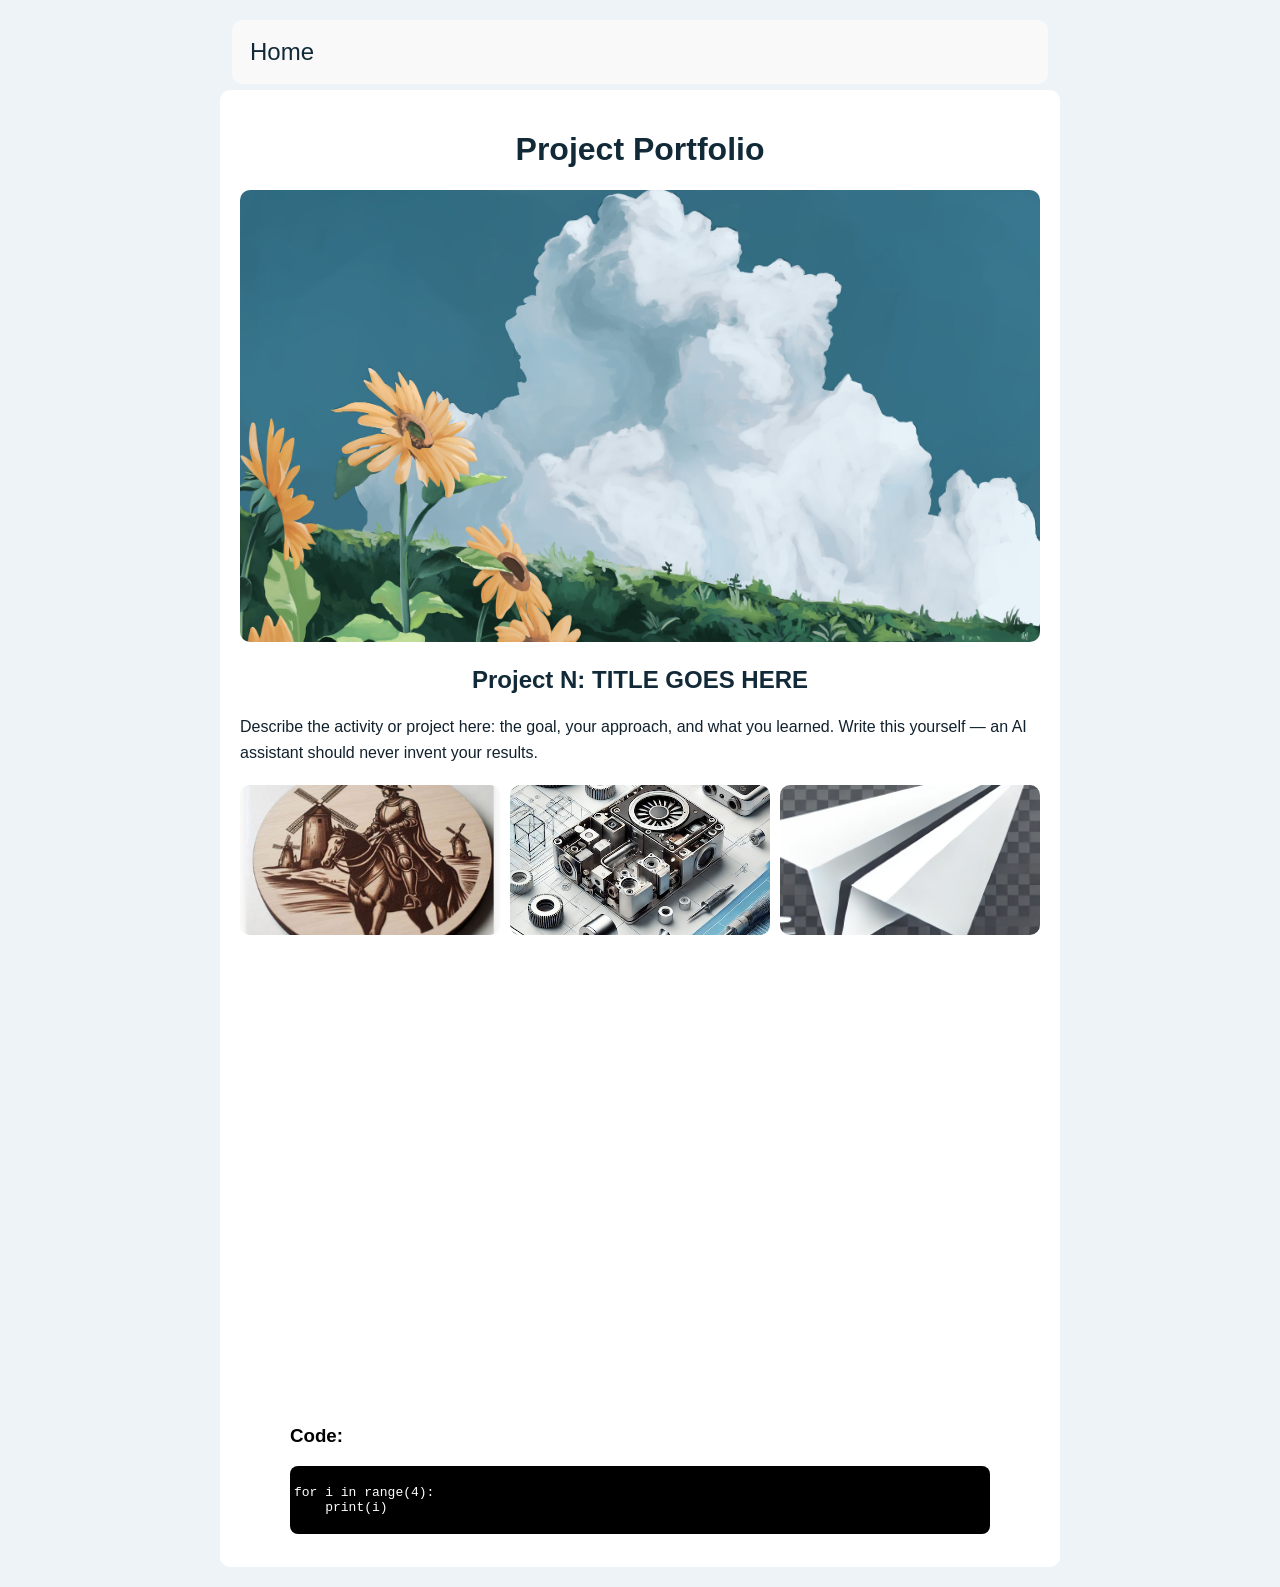
<file: template.html>
<!DOCTYPE html>
<html lang="en">
<head>
    <title>TITLE GOES HERE</title>
    <link rel="stylesheet" href="./project.css">
</head>
<body>

    <!-- This file is a STARTING POINT, not a real page. -->
    <!-- To add a new activity or project: copy this file, rename it -->
    <!-- (e.g. project04.html), fill in the content below, then add a -->
    <!-- matching <article class="project-card"> link to index.html. -->
    <!-- See AGENTS.md for the full step-by-step recipe. -->

    <!-- Header and Navigation Section -->
    <header class="header">
        <nav class="navbar">
            <a href="./index.html" class="active">Home</a>
        </nav>
    </header>

    <!-- Project Information -->
    <div class="proj-container">

        <h1 class='proj-header'>Project Portfolio</h1>

        <div class="proj-img-container">
            <img src="./images/header.jpg">
            <!-- Replace with this page's own hero image, e.g. ./images/project04.png -->
        </div>

        <h2 class='proj-header'>Project N: TITLE GOES HERE</h2>

        <div class="proj-desc">
            <p>Describe the activity or project here: the goal, your approach, and what you learned. Write this yourself — an AI assistant should never invent your results.</p>
        </div>

        <!-- OPTIONAL BLOCK: photo gallery. Use when you have several   -->
        <!-- work-in-progress or detail photos beyond the hero image     -->
        <!-- above. Delete this whole <div> if you don't need it.        -->
        <div class="proj-gallery">
            <img src="./images/activity01.png">
            <img src="./images/activity02.png">
            <img src="./images/activity03.png">
        </div>

        <!-- OPTIONAL BLOCK: embedded video (e.g. a YouTube demo of your -->
        <!-- project in action). Replace VIDEO_ID with the id from the   -->
        <!-- video's share/embed URL. Delete this <div> if not needed.   -->
        <div class="proj-video-container">
            <iframe src="https://www.youtube.com/embed/VIDEO_ID" title="Project video" allowfullscreen></iframe>
        </div>

        <!-- OPTIONAL BLOCK: a labeled code sample. Only include this on -->
        <!-- pages that actually involve code (e.g. a robot's Arduino    -->
        <!-- sketch). Delete this whole <div> for design/build projects. -->
        <div class="proj-code">
            <h3>Code:</h3>
            <pre><code>
for i in range(4):
    print(i)

</code></pre></div>

    </div>
    <!-- End Project Information -->

</body>
</html>
</file>
<file: index.css>
@import url("./theme.css");

body {
    background-color: var(--color-primary);
    font-family: var(--font-body);
    margin: 20px;
    line-height: 1.6;
    color: var(--color-text);
}

/* **************************** */
/* Style for the header section */
/* **************************** */

.header {
    position: fixed;
    top: 20px;
    left: 50%;
    transform: translateX(-50%);
    width: 75%;
    background: var(--color-bg-overlay);
    z-index: 1000;
    display: flex;
    flex-wrap: wrap;
    justify-content: space-between;
    align-items: center;
    padding: 12px 18px;
    color: var(--color-text-on-dark);
    border-radius: var(--radius);
    box-shadow: 0 10px 25px rgba(0, 0, 0, 0.12);
    backdrop-filter: blur(4px);
}

.header .name {
    text-align: left;
    font-size: 1.6em;
    font-weight: 800;
    letter-spacing: 0.08em;
    text-transform: uppercase;
    color: var(--color-text-on-dark);
}

.header .navbar {
    display: flex;
    gap: 15px;
    font-size: 1.15em;
    font-weight: 600;
    letter-spacing: 0.04em;
}

.header .navbar a {
    text-decoration: none;
    color: var(--color-text-on-dark);
    padding: 10px 12px;
    border-radius: 8px;
    transition: background-color 0.2s ease, color 0.2s ease;
}

.header .navbar a:hover {
    background: rgba(255, 255, 255, 0.08);
    color: var(--color-accent);
}

/* ************************** */
/* Style for the home section */
/* ************************** */

.home {
    min-height: 100vh;
    display: flex;
    align-items: center;
    padding: 6rem 10% 2rem;
    color: var(--color-text-on-dark);
}

.home-content {
    max-width: 600px;
}

.home-content h1 {
    position: relative;
    font-size: 56px;
    font-weight: 700;
    line-height: 1.1;
    background: var(--color-bg-overlay);
    padding: 10px 14px;
    border-radius: var(--radius);
    letter-spacing: -0.03em;
}

.home-content p {
    position: relative;
    font-family: "Times New Roman", Georgia, serif;
    font-size: 1.25em;
    margin: 20px 0 40px;
    background: var(--color-bg-overlay);
    padding: 14px 16px;
    border-radius: var(--radius);
    line-height: 1.7;
    letter-spacing: 0.01em;
}

.socials {
    position: relative;
    display: flex;
    gap: 20px;
    width: fit-content;
    background: var(--color-bg-overlay);
    padding: 12px 16px;
    border-radius: var(--radius);
    box-shadow: 0 8px 20px rgba(0, 0, 0, 0.08);
}

.social-link {
    display: flex;
    align-items: center;
    gap: 8px;
    color: var(--color-text-on-dark);
    text-decoration: none;
    font-size: 1.08em;
    font-weight: 600;
}

.social-link:hover {
    color: var(--color-accent);
}

.social-link svg {
    width: 22px;
    height: 22px;
    fill: currentColor;
}

/* ************************************* */
/* Style for the project listing section */
/* ************************************* */

.portfolio {
    padding-block: 5rem 2rem;
    max-width: 100%;
    margin-inline: 1.5rem;

    display: grid;
    gap: 1.5rem;
    grid-template-columns: repeat(3, 1fr);
    justify-items: stretch;
}

.project-card {
    padding: 5px;
    margin: 5px;
    background: linear-gradient(180deg, #dff7ff 0%, #bfeaff 100%);
    border-radius: var(--radius);
    text-align: center;
    box-shadow: 0 8px 18px rgba(17, 33, 45, 0.08);
}

.project-link {
    color: var(--color-text-muted);
}

.project-title {
    font-size: 1.5em;
    font-weight: 700;
    letter-spacing: -0.02em;
}

.project-desc {
    overflow: hidden;
    text-overflow: ellipsis;
    display: -webkit-box;
    -webkit-line-clamp: 1;
    -webkit-box-orient: vertical;
}

.project-img {
    display: block;
    width: 100%;
    aspect-ratio: 4 / 3;
    object-fit: cover;
    border-radius: calc(var(--radius) - 4px);
}

/* ***************************** */
/* Responsive: tablet and mobile */
/* ***************************** */

@media (max-width: 900px) {
    .portfolio {
        grid-template-columns: repeat(2, 1fr);
    }

    .home-content h1 {
        font-size: 40px;
    }
}

@media (max-width: 600px) {
    .header {
        width: 92%;
        flex-direction: column;
        justify-content: center;
        gap: 6px;
        text-align: center;
        padding: 8px;
    }

    .header .name {
        font-size: 1.1em;
    }

    .header .navbar {
        font-size: 1em;
        gap: 10px;
    }

    .home {
        padding: 7rem 6% 2rem;
    }

    .home-content h1 {
        font-size: 30px;
    }

    .home-content p {
        font-size: 1.1em;
    }

    .social-link {
        font-size: 1em;
    }

    .social-link svg {
        width: 18px;
        height: 18px;
    }

    .portfolio {
        grid-template-columns: 1fr;
        margin-inline: 0.5rem;
    }
}
</file>
<file: project.css>
@import url("./theme.css");

body {
    background-color: var(--color-bg-page);
    font-family: var(--font-body);
    margin: 20px;
}

/* **************************** */
/* Style for the header section */
/* **************************** */

.header {
    position: fixed;
    top: 20px;
    left: 50%;
    transform: translateX(-50%);
    width: 75%;
    max-width: var(--container-max);
    background: rgba(250, 250, 250, 0.9);
    z-index: 1000;
    display: flex;
    justify-content: space-between;
    align-items: center;
    padding: 8px;
    color: var(--color-primary);
    border-radius: var(--radius);
}

.header .name {
    text-align: left;
    font-size: 1.5em;
}

.header .navbar {
    display: flex;
    gap: 15px;
    font-size: 1.5em;
}

.header .navbar a {
    text-decoration: none;
    color: var(--color-primary);
    padding: 10px;
}

/* *********************************** */
/* Style for the project documentation */
/* *********************************** */

.proj-container {
    max-width: var(--container-max);
    margin: auto;
    margin-top: 90px;
    background: var(--color-bg-card);
    padding: 20px;
    border-radius: var(--radius);
}

.proj-header {
    text-align: center;
    color: var(--color-primary);
}

.proj-img-container {
    text-align: center;
    margin: 20px 0;
}

.proj-img-container img {
    max-width: 100%;
    height: auto;
    border-radius: var(--radius);
}

.proj-desc {
    margin: 20px 0;
    line-height: 1.6;
}

.proj-desc p {
    color: var(--color-text);
}

/* Optional block: a labeled code sample. Delete this block on pages   */
/* that don't involve code (e.g. a build or design activity).          */
.proj-code {
    max-width: 700px;
    margin: auto;
}

.proj-code pre:has(code), pre:has(code) {
    background-color: black;
    color: white;
    border-radius: 8px;
    padding: 4px;
}
pre code, pre code {
    white-space: pre-wrap;
    word-wrap: break-word;
}

/* Optional block: a photo gallery grid. Use for pages with several  */
/* work-in-progress or detail photos beyond the one hero image.       */
.proj-gallery {
    display: grid;
    grid-template-columns: repeat(auto-fit, minmax(150px, 1fr));
    gap: 10px;
    margin: 20px 0;
}

.proj-gallery img {
    width: 100%;
    height: 150px;
    object-fit: cover;
    border-radius: var(--radius);
}

/* Optional block: an embedded video (e.g. YouTube). The padding-top  */
/* trick keeps a 16:9 shape at any screen width — do not set a fixed  */
/* pixel height on the iframe itself.                                  */
.proj-video-container {
    position: relative;
    width: 100%;
    padding-top: 56.25%;
    margin: 20px 0;
    border-radius: var(--radius);
    overflow: hidden;
}

.proj-video-container iframe {
    position: absolute;
    top: 0;
    left: 0;
    width: 100%;
    height: 100%;
    border: 0;
}

/* ***************************** */
/* Responsive: tablet and mobile */
/* ***************************** */

@media (max-width: 600px) {
    .header {
        width: 92%;
        padding: 6px;
    }

    .header .name {
        font-size: 1.1em;
    }

    .header .navbar {
        font-size: 1.1em;
        gap: 8px;
    }

    .proj-container {
        margin-top: 80px;
        padding: 14px;
    }

    .proj-header {
        font-size: 1.3em;
    }

    .proj-gallery img {
        height: 120px;
    }
}
</file>
